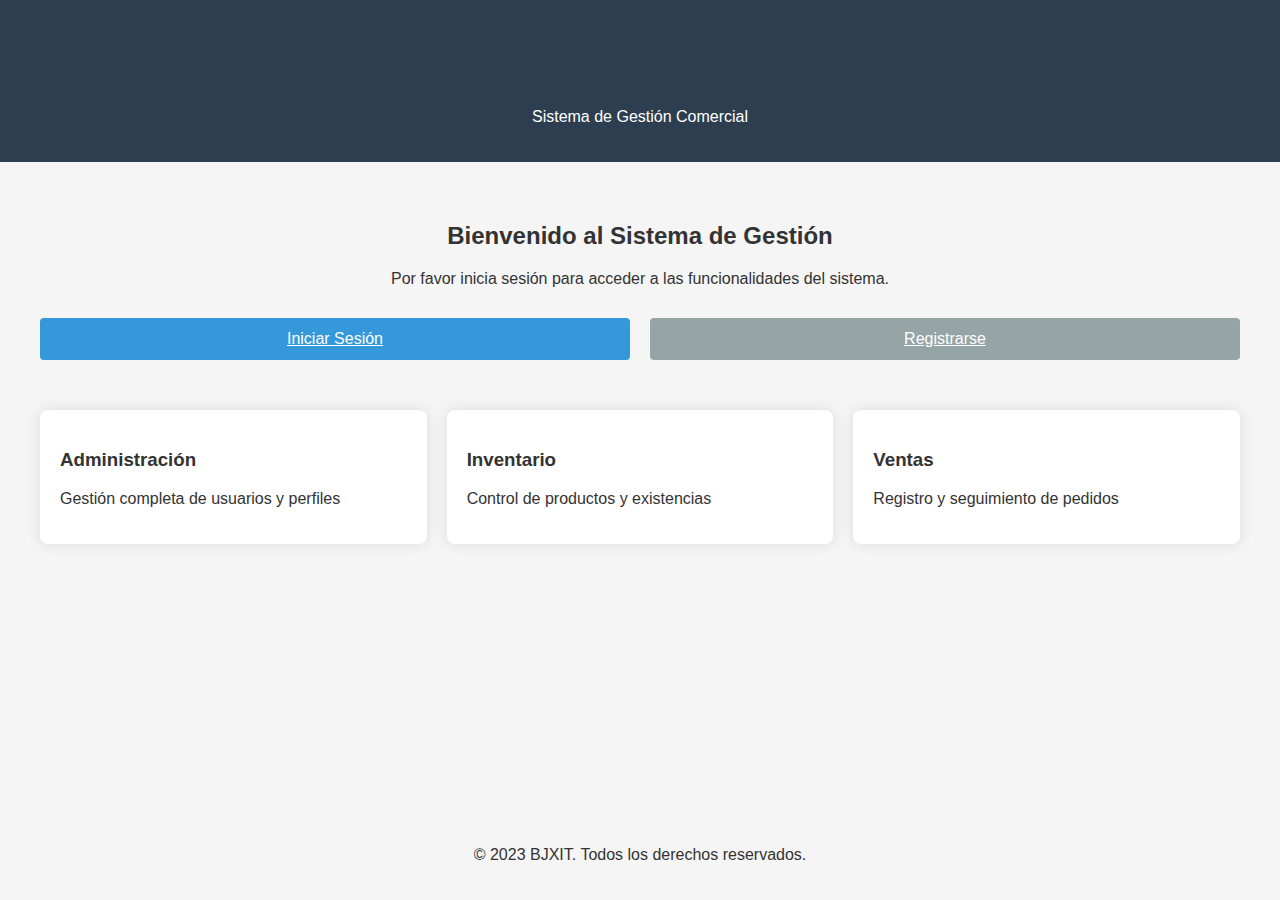
<file: Frontend/index.html>
<!DOCTYPE html>
<html lang="es">
<head>
    <meta charset="UTF-8">
    <meta name="viewport" content="width=device-width, initial-scale=1.0">
    <title>BJXIT - Sistema de Gestión</title>
    <link rel="stylesheet" href="assets/css/styles.css">
</head>
<body>
    <div class="landing-container">
        <header class="landing-header">
            <div class="logo">
                <h1>BJXIT</h1>
                <p>Sistema de Gestión Comercial</p>
            </div>
        </header>
        
        <main class="landing-main">
            <div class="landing-content">
                <h2>Bienvenido al Sistema de Gestión</h2>
                <p>Por favor inicia sesión para acceder a las funcionalidades del sistema.</p>
                
                <div class="landing-actions">
                    <a href="auth/login.html" class="btn btn-primary">Iniciar Sesión</a>
                    <a href="auth/register.html" class="btn btn-secondary">Registrarse</a>
                </div>
            </div>
            
            <div class="landing-features">
                <div class="feature-card">
                    <h3>Administración</h3>
                    <p>Gestión completa de usuarios y perfiles</p>
                </div>
                <div class="feature-card">
                    <h3>Inventario</h3>
                    <p>Control de productos y existencias</p>
                </div>
                <div class="feature-card">
                    <h3>Ventas</h3>
                    <p>Registro y seguimiento de pedidos</p>
                </div>
            </div>
        </main>
        
        <footer class="landing-footer">
            <p>&copy; 2023 BJXIT. Todos los derechos reservados.</p>
        </footer>
    </div>

    <script src="assets/js/main.js"></script>
</body>
</html>
</file>
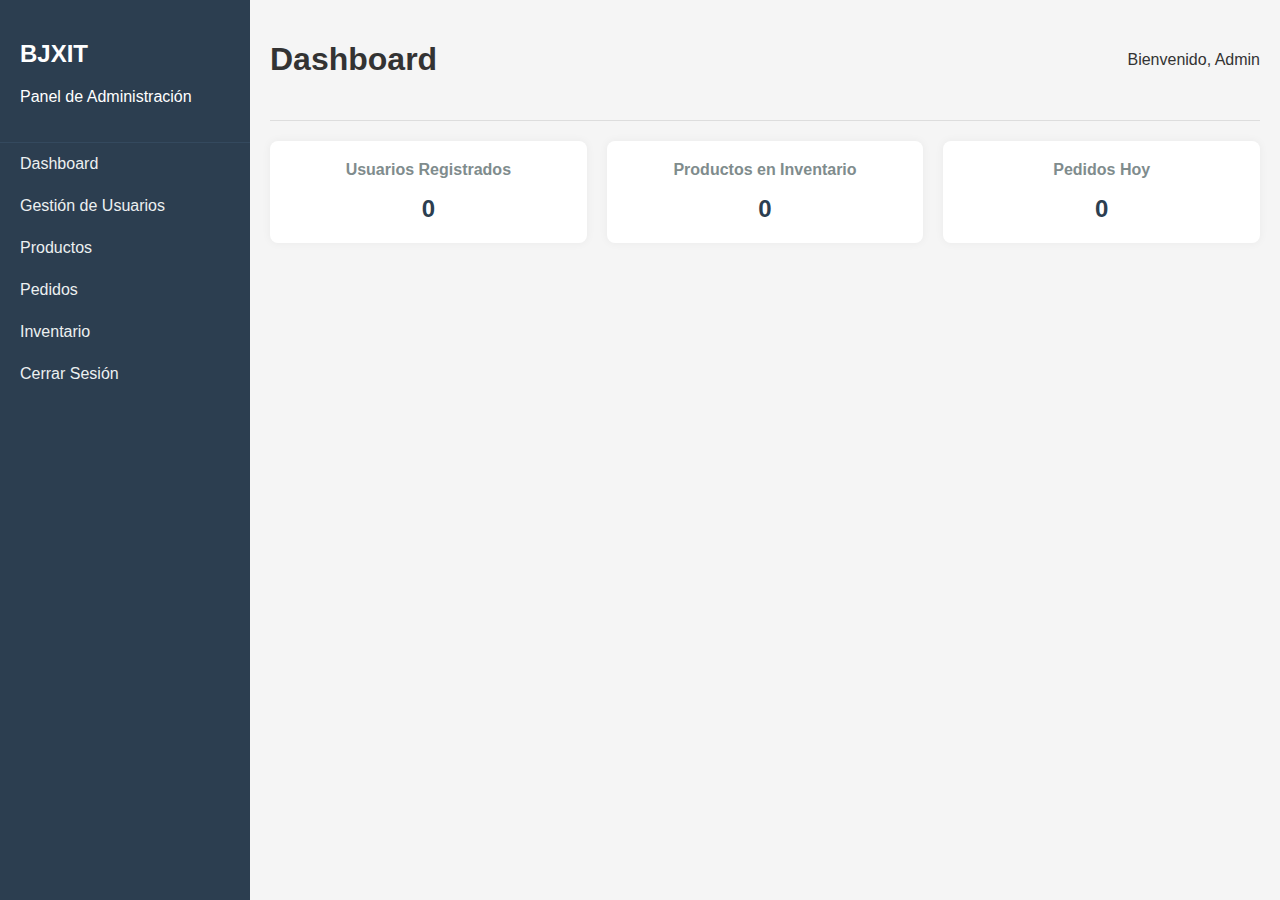
<file: Frontend/admin/dashboard.html>
<!DOCTYPE html>
<html lang="es">
<head>
    <meta charset="UTF-8">
    <meta name="viewport" content="width=device-width, initial-scale=1.0">
    <title>BJXIT - Admin Dashboard</title>
    <link rel="stylesheet" href="../assets/css/styles.css">
</head>
<body>
    <div class="dashboard">
        <!-- Sidebar -->
        <div class="sidebar">
            <div class="sidebar-header">
                <h2>BJXIT</h2>
                <p>Panel de Administración</p>
            </div>
            <ul class="sidebar-nav">
                <li><a href="dashboard.html" class="active">Dashboard</a></li>
                <li><a href="users.html">Gestión de Usuarios</a></li>
                <li><a href="../staff/products.html">Productos</a></li>
                <li><a href="../staff/orders.html">Pedidos</a></li>
                <li><a href="../staff/inventory.html">Inventario</a></li>
                <li><a href="#" id="logout">Cerrar Sesión</a></li>
            </ul>
        </div>
        
        <!-- Main Content -->
        <div class="main-content">
            <div class="header">
                <h1>Dashboard</h1>
                <div class="user-info">
                    <span id="usernameDisplay"></span>
                </div>
            </div>
            
            <div class="stats-container">
                <div class="stat-card">
                    <h3>Usuarios Registrados</h3>
                    <p id="userCount">0</p>
                </div>
                <div class="stat-card">
                    <h3>Productos en Inventario</h3>
                    <p id="productCount">0</p>
                </div>
                <div class="stat-card">
                    <h3>Pedidos Hoy</h3>
                    <p id="orderCount">0</p>
                </div>
            </div>
        </div>
    </div>
    
    <script src="../assets/js/main.js"></script>
</body>
</html>
</file>
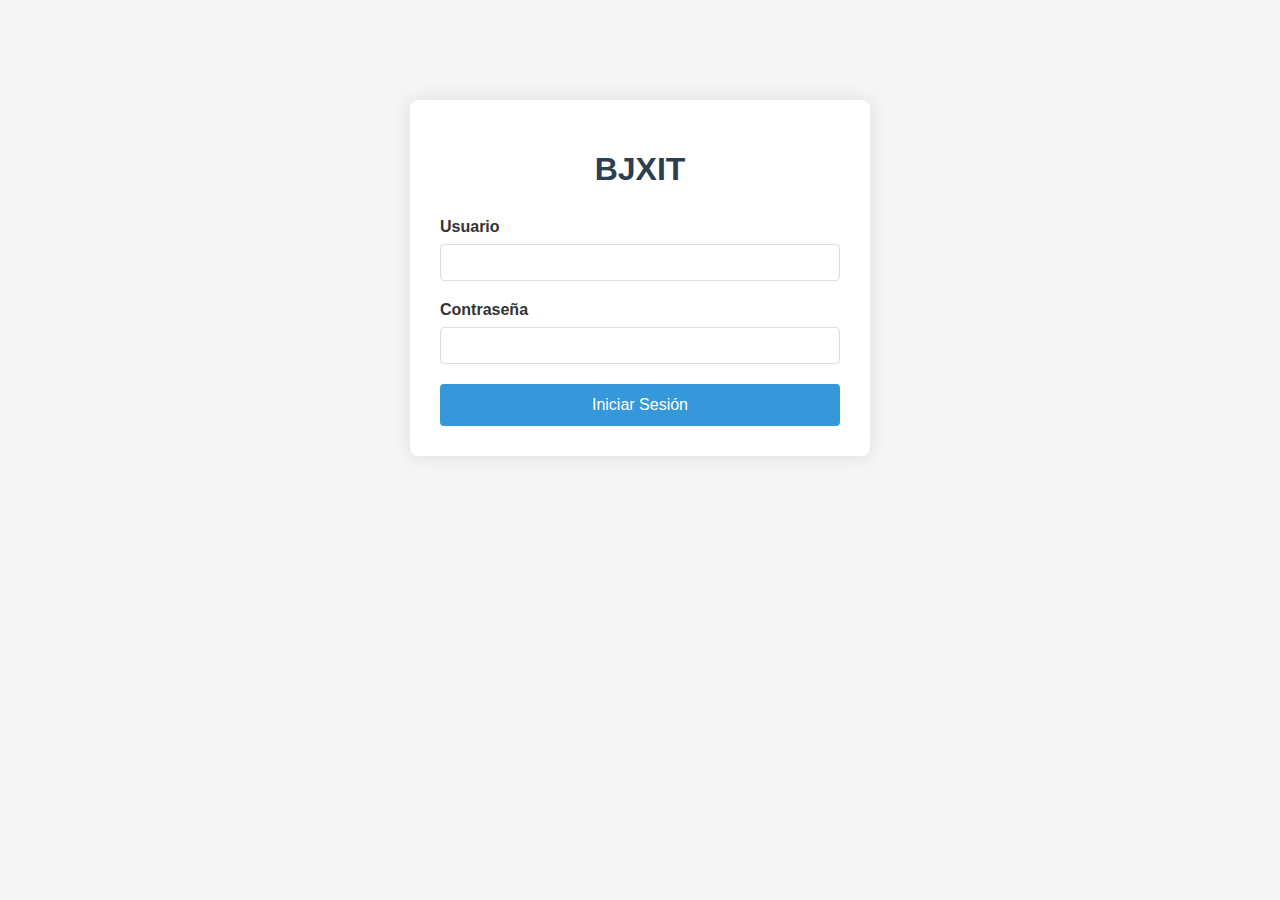
<file: Frontend/auth/login.html>
<!DOCTYPE html>
<html lang="es">
<head>
    <meta charset="UTF-8">
    <meta name="viewport" content="width=device-width, initial-scale=1.0">
    <title>BJXIT - Login</title>
    <link rel="stylesheet" href="../assets/css/styles.css">
</head>
<body>
    <div class="login-container">
        <div class="logo">
            <h1>BJXIT</h1>
        </div>
        <form id="loginForm">
            <div class="form-group">
                <label for="username">Usuario</label>
                <input type="text" id="username" name="username" required>
            </div>
            <div class="form-group">
                <label for="password">Contraseña</label>
                <input type="password" id="password" name="password" required>
            </div>
            <button type="submit" class="btn">Iniciar Sesión</button>
        </form>
        <div id="error-message" class="error-message"></div>
    </div>
    <script src="../assets/js/auth.js"></script>
</body>
</html>
</file>
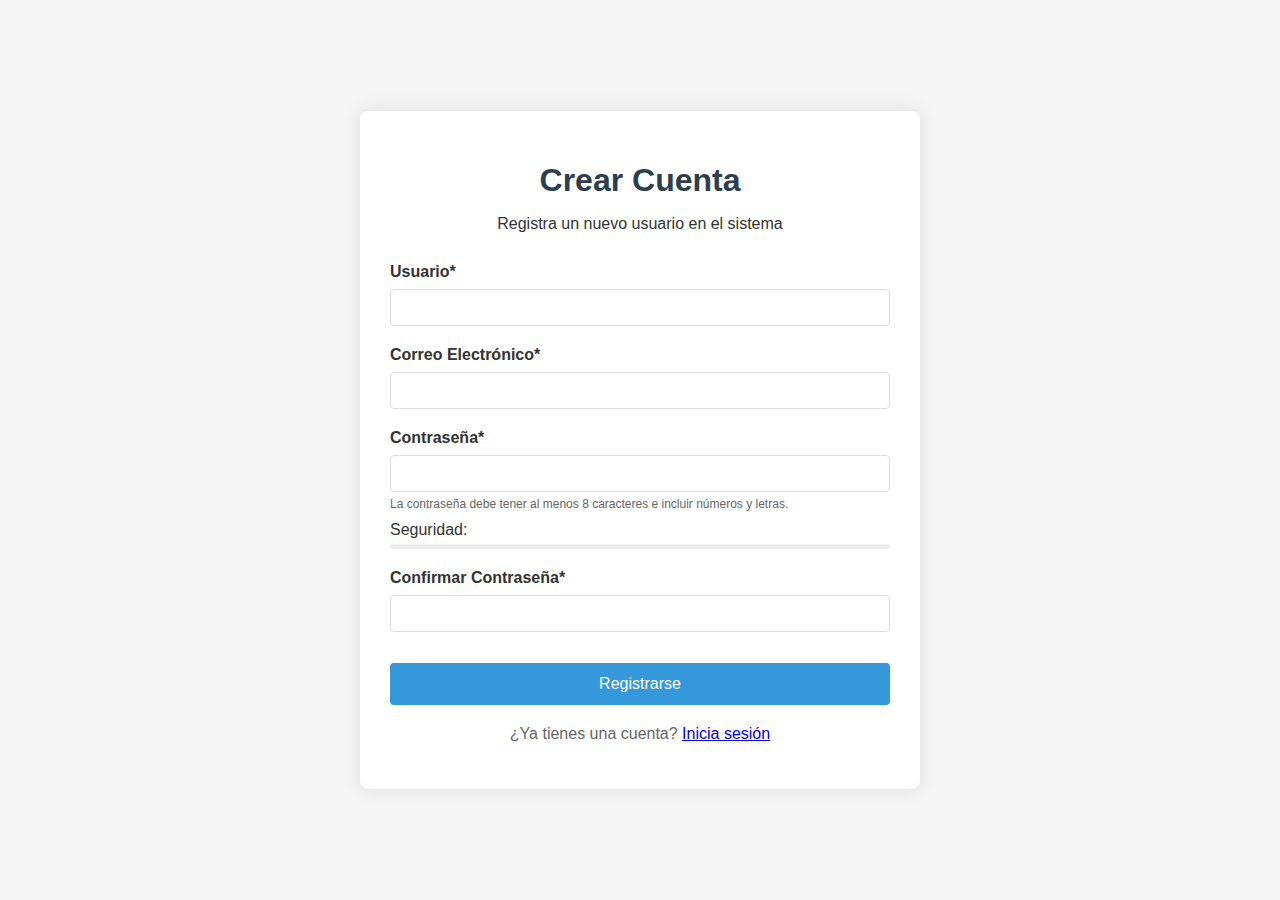
<file: Frontend/auth/register.html>
<!DOCTYPE html>
<html lang="es">
<head>
    <meta charset="UTF-8">
    <meta name="viewport" content="width=device-width, initial-scale=1.0">
    <title>BJXIT - Registro</title>
   <link rel="stylesheet" href="../assets/css/styles.css">
</head>
<body>
    <div class="auth-container">
        <div class="auth-card">
            <div class="auth-header">
                <h1>Crear Cuenta</h1>
                <p>Registra un nuevo usuario en el sistema</p>
            </div>
            
            <form id="registerForm">
                <div class="form-group">
                    <label for="username">Usuario*</label>
                    <input type="text" id="username" name="username" required>
                </div>
                
                <div class="form-group">
                    <label for="email">Correo Electrónico*</label>
                    <input type="email" id="email" name="email" required>
                </div>
                
                <div class="form-group">
                    <label for="password">Contraseña*</label>
                    <input type="password" id="password" name="password" required>
                    <div class="password-hint">
                        La contraseña debe tener al menos 8 caracteres e incluir números y letras.
                    </div>
                    <div class="password-strength">
                        <span id="strengthText">Seguridad: </span>
                        <div class="strength-meter">
                            <div class="strength-bar" id="strengthBar"></div>
                        </div>
                    </div>
                </div>
                
                <div class="form-group">
                    <label for="confirmPassword">Confirmar Contraseña*</label>
                    <input type="password" id="confirmPassword" name="confirmPassword" required>
                    <div id="passwordMatch" class="validation-message"></div>
                </div>
                
                <div class="form-group" id="roleField" style="display: none;">
                    <label for="role">Rol*</label>
                    <select id="role" name="role" required>
                       <option value="sales">Seleccionar rol</option>
                        <option value="admin">Administrador</option>
                        <option value="staff">Personal Administrativo</option>
                        <option value="sales">Vendedor</option>
                    </select>
                </div>
                
                <button type="submit" class="btn btn-primary" id="registerBtn">Registrarse</button>
            </form>
            
            <div class="auth-footer">
                <p>¿Ya tienes una cuenta? <a href="login.html">Inicia sesión</a></p>
            </div>
        </div>
    </div>

   <script src="../assets/js/auth.js"></script>
    <script>
        // Verificar si el usuario actual es admin para mostrar campo de rol
        document.addEventListener('DOMContentLoaded', function() {
            const token = localStorage.getItem('authToken');
            if (token) {
                try {
                    // Simulación de decodificación de token
                    const tokenData = JSON.parse(atob(token.split('.')[1]));
                    if (tokenData.role === 'admin') {
                        document.getElementById('roleField').style.display = 'block';
                    }
                } catch (e) {
                    console.error('Error al decodificar token:', e);
                }
            }
        });
    </script>
</body>
</html>
</file>
<file: Frontend/assets/css/styles.css>
/* Estilos generales */
body {
    font-family: 'Arial', sans-serif;
    margin: 0;
    padding: 0;
    background-color: #f5f5f5;
    color: #333;
}

/* Contenedor de login */
.login-container {
    max-inline-size: 400px;
    margin: 100px auto;
    padding: 30px;
    background: #fff;
    border-radius: 8px;
    box-shadow: 0 0 20px rgba(0, 0, 0, 0.1);
    text-align: center;
}

.logo h1 {
    color: #2c3e50;
    margin-block-end: 30px;
}

/* Formularios */
.form-group {
    margin-block-end: 20px;
    text-align: start;
}

.form-group label {
    display: block;
    margin-block-end: 8px;
    font-weight: bold;
}

.form-group input {
    inline-size: 100%;
    padding: 10px;
    border: 1px solid #ddd;
    border-radius: 4px;
    box-sizing: border-box;
}

.btn {
    inline-size: 100%;
    padding: 12px;
    background-color: #3498db;
    color: white;
    border: none;
    border-radius: 4px;
    cursor: pointer;
    font-size: 16px;
    transition: background-color 0.3s;
}

.btn:hover {
    background-color: #2980b9;
}

.error-message {
    color: #e74c3c;
    margin-block-start: 15px;
    display: none;
}

/* Estilos para el dashboard */
.dashboard {
    display: flex;
    min-block-size: 100vh;
}

.sidebar {
    inline-size: 250px;
    background-color: #2c3e50;
    color: white;
    padding: 20px 0;
}

.sidebar-header {
    padding: 0 20px 20px;
    border-block-end: 1px solid #34495e;
}

.sidebar-nav {
    list-style: none;
    padding: 0;
    margin: 0;
}

.sidebar-nav li a {
    display: block;
    padding: 12px 20px;
    color: #ecf0f1;
    text-decoration: none;
    transition: background-color 0.3s;
}

.sidebar-nav li a:hover {
    background-color: #34495e;
}

.main-content {
    flex: 1;
    padding: 20px;
}

.header {
    display: flex;
    justify-content: space-between;
    align-items: center;
    margin-block-end: 20px;
    padding-block-end: 20px;
    border-block-end: 1px solid #ddd;
}

/* Estilos para tablas */
.table-container {
    background: #fff;
    border-radius: 8px;
    box-shadow: 0 0 10px rgba(0, 0, 0, 0.05);
    overflow-x: auto;
}

table {
    inline-size: 100%;
    border-collapse: collapse;
}

table th, table td {
    padding: 12px 15px;
    text-align: start;
    border-block-end: 1px solid #ddd;
}

table th {
    background-color: #f8f9fa;
    font-weight: bold;
}

table tr:hover {
    background-color: #f5f5f5;
}

/* Modal */
.modal {
    display: none;
    position: fixed;
    z-index: 1000;
    inset-inline-start: 0;
    inset-block-start: 0;
    inline-size: 100%;
    block-size: 100%;
    background-color: rgba(0, 0, 0, 0.5);
}

.modal-content {
    background-color: #fff;
    margin: 10% auto;
    padding: 20px;
    border-radius: 8px;
    inline-size: 80%;
    max-inline-size: 500px;
    box-shadow: 0 5px 15px rgba(0, 0, 0, 0.3);
    position: relative;
}

.close {
    position: absolute;
    inset-inline-end: 20px;
    inset-block-start: 10px;
    font-size: 28px;
    font-weight: bold;
    color: #aaa;
    cursor: pointer;
}

.close:hover {
    color: #333;
}

/* Botones de acción */
.btn-edit, .btn-delete {
    padding: 6px 12px;
    border: none;
    border-radius: 4px;
    cursor: pointer;
    margin-inline-end: 5px;
}

.btn-edit {
    background-color: #3498db;
    color: white;
}

.btn-edit:hover {
    background-color: #2980b9;
}

.btn-delete {
    background-color: #e74c3c;
    color: white;
}

.btn-delete:hover {
    background-color: #c0392b;
}

/* Tarjetas de estadísticas */
.stats-container {
    display: flex;
    gap: 20px;
    margin-block-end: 30px;
}

.stat-card {
    flex: 1;
    background: #fff;
    padding: 20px;
    border-radius: 8px;
    box-shadow: 0 0 10px rgba(0, 0, 0, 0.05);
    text-align: center;
}

.stat-card h3 {
    margin-block-start: 0;
    color: #7f8c8d;
    font-size: 16px;
}

.stat-card p {
    font-size: 24px;
    font-weight: bold;
    margin: 10px 0 0;
    color: #2c3e50;
}

/* Estilos para la página de inicio */
.landing-container {
    display: flex;
    flex-direction: column;
    min-block-size: 100vh;
}

.landing-header {
    background-color: #2c3e50;
    color: white;
    padding: 20px;
    text-align: center;
}

.landing-main {
    flex: 1;
    padding: 40px 20px;
    max-inline-size: 1200px;
    margin: 0 auto;
    inline-size: 100%;
}

.landing-content {
    text-align: center;
    margin-block-end: 40px;
}

.landing-actions {
    display: flex;
    justify-content: center;
    gap: 20px;
    margin-block-start: 30px;
}

.landing-features {
    display: grid;
    grid-template-columns: repeat(auto-fit, minmax(300px, 1fr));
    gap: 20px;
    margin-block-start: 50px;
}

.feature-card {
    background: white;
    border-radius: 8px;
    padding: 20px;
    box-shadow: 0 0 15px rgba(0, 0, 0, 0.1);
    transition: transform 0.3s ease;
}

.feature-card:hover {
    transform: translateY(-5px);
}

.landing-footer {
    background-color: #f5f5f5;
    padding: 20px;
    text-align: center;
}

/* Estilos para el formulario de registro */
.auth-container {
    display: flex;
    justify-content: center;
    align-items: center;
    min-block-size: 100vh;
    background-color: #f5f5f5;
}

.auth-card {
    background: white;
    border-radius: 8px;
    box-shadow: 0 0 20px rgba(0, 0, 0, 0.1);
    padding: 30px;
    inline-size: 100%;
    max-inline-size: 500px;
}

.auth-header {
    text-align: center;
    margin-block-end: 30px;
}

.auth-header h1 {
    color: #2c3e50;
    margin-block-end: 10px;
}

.auth-footer {
    text-align: center;
    margin-block-start: 20px;
    color: #666;
}

/* Estilos para la página de pedidos */
.order-container {
    background: white;
    border-radius: 8px;
    padding: 30px;
    box-shadow: 0 0 10px rgba(0, 0, 0, 0.05);
}

.form-row {
    display: flex;
    gap: 20px;
    margin-block-end: 20px;
}

.form-row .form-group {
    flex: 1;
}

.product-info {
    margin: 20px 0;
    padding: 20px;
    background-color: #f9f9f9;
    border-radius: 8px;
    border-inline-start: 4px solid #3498db;
}

.info-card {
    display: grid;
    grid-template-columns: repeat(2, 1fr);
    gap: 10px;
}

.info-card h3 {
    grid-column: span 2;
    margin-block-start: 0;
    color: #2c3e50;
}

.form-actions {
    display: flex;
    justify-content: flex-end;
    gap: 15px;
    margin-block-start: 30px;
}

.success-message {
    background-color: #e8f5e9;
    border-inline-start: 4px solid #4CAF50;
    padding: 20px;
    border-radius: 8px;
    margin-block-start: 30px;
}

.success-message h3 {
    color: #2e7d32;
    margin-block-start: 0;
}

/* Estilos para la validación de contraseña */
.password-hint {
    font-size: 12px;
    color: #666;
    margin-block-start: 5px;
}

.password-strength {
    margin-block-start: 10px;
}

.strength-meter {
    block-size: 5px;
    background-color: #eee;
    border-radius: 3px;
    margin-block-start: 5px;
    overflow: hidden;
}

.strength-bar {
    block-size: 100%;
    inline-size: 0%;
    background-color: #e53935;
    transition: width 0.3s, background-color 0.3s;
}

.validation-message {
    font-size: 12px;
    margin-block-start: 5px;
}

.valid {
    color: #4CAF50;
}

.invalid {
    color: #f44336;
}

/* Botones */
.btn-primary {
    background-color: #3498db;
    color: white;
}

.btn-primary:hover {
    background-color: #2980b9;
}

.btn-secondary {
    background-color: #95a5a6;
    color: white;
}

.btn-secondary:hover {
    background-color: #7f8c8d;
}


/* Estilos para validación */
.validation-message {
    font-size: 12px;
    margin-block-start: 5px;
    padding: 3px;
    border-radius: 3px;
}

.validation-message.valid {
    color: #2ecc71;
    background-color: rgba(46, 204, 113, 0.1);
}

.validation-message.invalid {
    color: #e74c3c;
    background-color: rgba(231, 76, 60, 0.1);
}

.password-strength {
    margin-block-start: 10px;
}

.strength-meter {
    block-size: 5px;
    background-color: #eee;
    border-radius: 3px;
    margin-block-start: 5px;
    overflow: hidden;
}

.strength-bar {
    block-size: 100%;
    inline-size: 0%;
    transition: width 0.3s, background-color 0.3s;
}

/* Estilos para botón deshabilitado */
.btn:disabled {
    background-color: #95a5a6;
    cursor: not-allowed;
}
</file>
